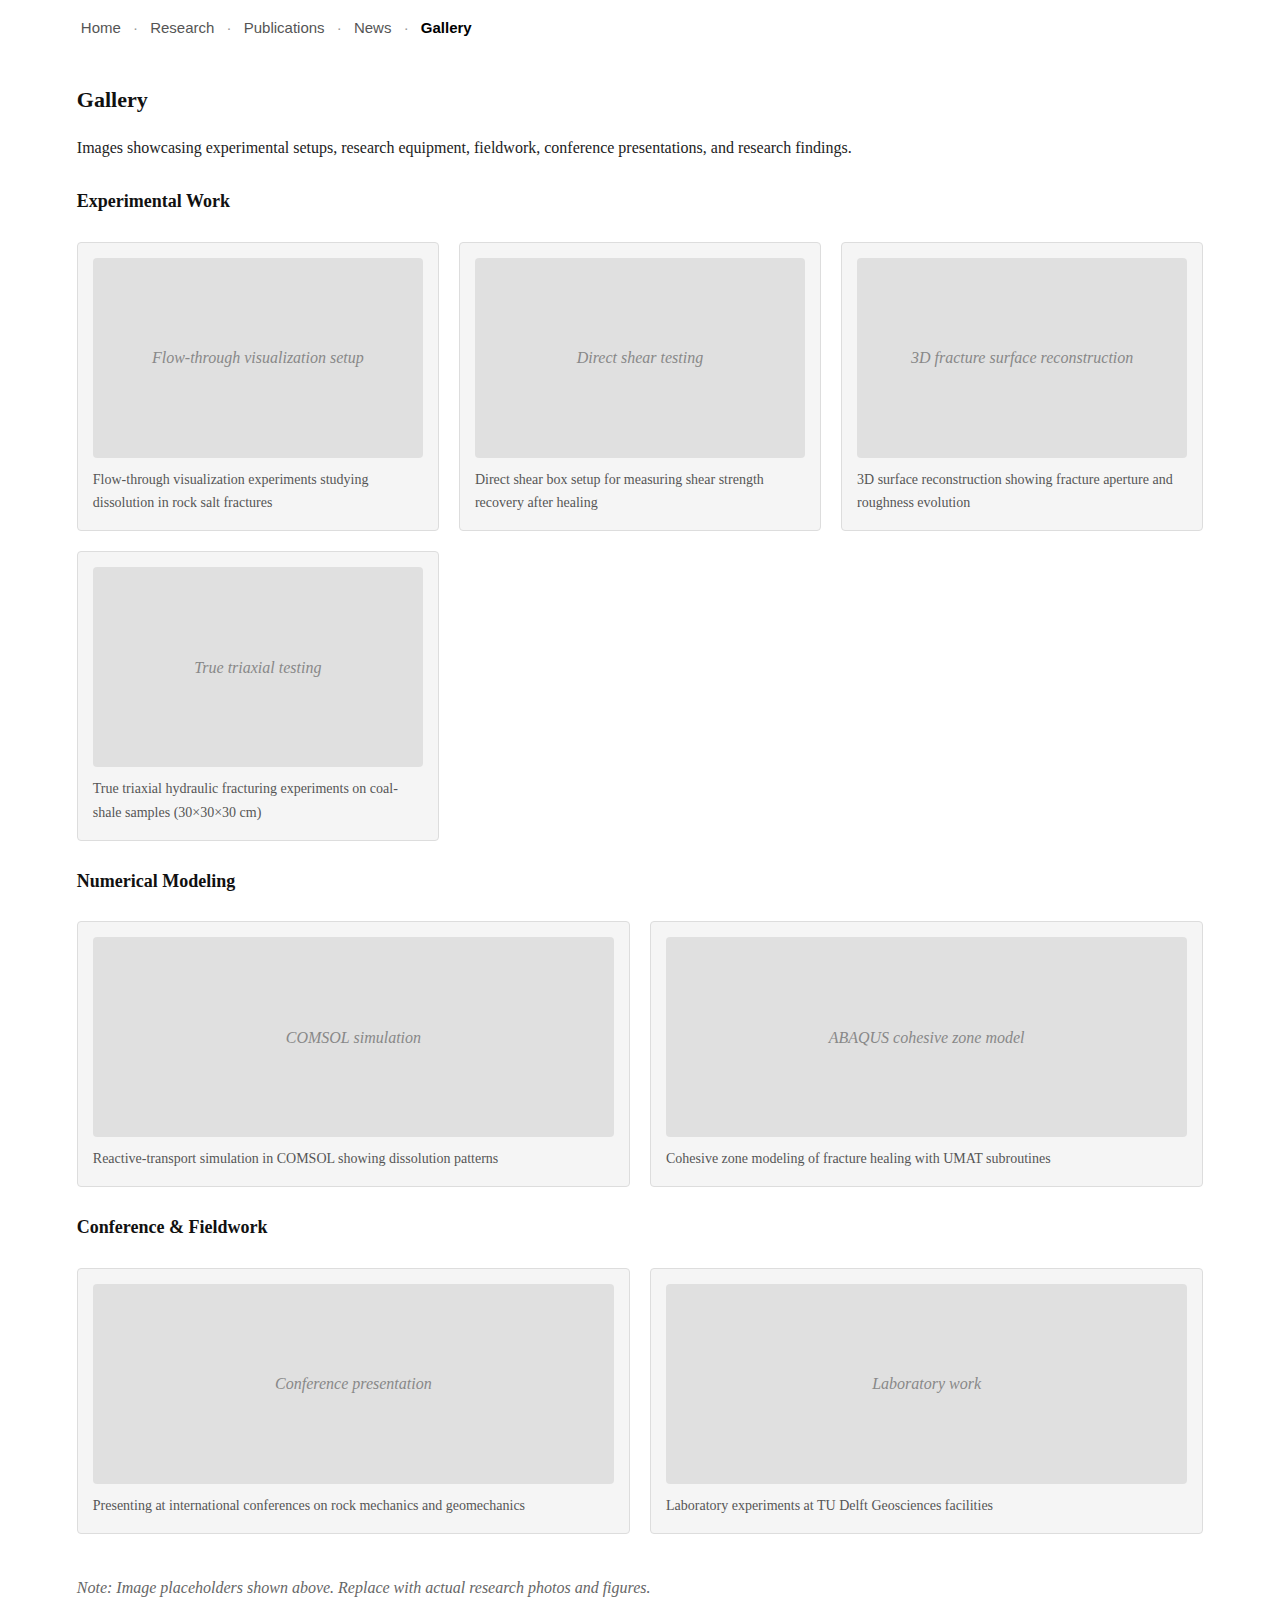
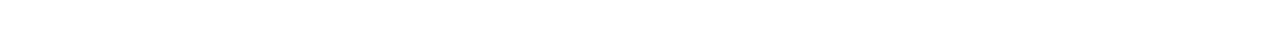
<file: gallery.html>
<!DOCTYPE html>
<html lang="en">
<head>
    <meta charset="UTF-8">
    <title>Gallery – Shihao Fu</title>
    <meta name="viewport" content="width=device-width, initial-scale=1.0">
    <style>
        body {
            font-family: "Georgia", "Times New Roman", serif;
            margin: 0;
            padding: 0 6%;
            line-height: 1.7;
            color: #222;
            background: #ffffff;
        }

        .top-nav {
            font-family: "Helvetica Neue", Arial, sans-serif;
            font-size: 15px;
            margin: 15px 0 30px;
            text-align: left;
        }

        .top-nav a {
            color: #555;
            text-decoration: none;
            margin: 0 4px;
        }

        .top-nav a:hover {
            text-decoration: underline;
        }

        .top-nav .current {
            font-weight: 700;
            color: #000;
        }

        .dot {
            color: #999;
            margin: 0 4px;
        }

        h1, h2, h3 {
            font-weight: 700;
            color: #111;
        }

        h2 {
            font-size: 22px;
            margin-top: 35px;
            margin-bottom: 15px;
        }

        h3 {
            font-size: 18px;
            margin-top: 25px;
            margin-bottom: 12px;
        }

        a {
            color: #0044cc;
        }

        a:hover {
            color: #002a80;
        }

        .section {
            margin-top: 40px;
            margin-bottom: 40px;
        }

        .gallery-grid {
            display: grid;
            grid-template-columns: repeat(auto-fit, minmax(280px, 1fr));
            grid-gap: 20px;
            margin-top: 25px;
        }

        .gallery-item {
            background: #f5f5f5;
            border: 1px solid #ddd;
            padding: 15px;
            border-radius: 4px;
        }

        .gallery-placeholder {
            width: 100%;
            height: 200px;
            background: #e0e0e0;
            display: flex;
            align-items: center;
            justify-content: center;
            color: #888;
            font-style: italic;
            border-radius: 4px;
        }

        .gallery-caption {
            margin-top: 10px;
            font-size: 14px;
            color: #555;
        }

        @media (max-width: 800px) {
            body {
                padding: 0 4%;
            }
            .gallery-grid {
                grid-template-columns: 1fr;
            }
        }
    </style>
</head>
<body>

    <!-- Navigation -->
    <div class="top-nav">
        <a href="index.html">Home</a>
        <span class="dot">·</span>
        <a href="research.html">Research</a>
        <span class="dot">·</span>
        <a href="publications.html">Publications</a>
        <span class="dot">·</span>
        <a href="news.html">News</a>
        <span class="dot">·</span>
        <a href="gallery.html" class="current">Gallery</a>
    </div>

    <div class="section">
        <h2>Gallery</h2>
        <p>
            Images showcasing experimental setups, research equipment, fieldwork, conference presentations, 
            and research findings.
        </p>

        <h3>Experimental Work</h3>
        <div class="gallery-grid">
            <div class="gallery-item">
                <div class="gallery-placeholder">Flow-through visualization setup</div>
                <div class="gallery-caption">
                    Flow-through visualization experiments studying dissolution in rock salt fractures
                </div>
            </div>
            <div class="gallery-item">
                <div class="gallery-placeholder">Direct shear testing</div>
                <div class="gallery-caption">
                    Direct shear box setup for measuring shear strength recovery after healing
                </div>
            </div>
            <div class="gallery-item">
                <div class="gallery-placeholder">3D fracture surface reconstruction</div>
                <div class="gallery-caption">
                    3D surface reconstruction showing fracture aperture and roughness evolution
                </div>
            </div>
            <div class="gallery-item">
                <div class="gallery-placeholder">True triaxial testing</div>
                <div class="gallery-caption">
                    True triaxial hydraulic fracturing experiments on coal-shale samples (30×30×30 cm)
                </div>
            </div>
        </div>

        <h3>Numerical Modeling</h3>
        <div class="gallery-grid">
            <div class="gallery-item">
                <div class="gallery-placeholder">COMSOL simulation</div>
                <div class="gallery-caption">
                    Reactive-transport simulation in COMSOL showing dissolution patterns
                </div>
            </div>
            <div class="gallery-item">
                <div class="gallery-placeholder">ABAQUS cohesive zone model</div>
                <div class="gallery-caption">
                    Cohesive zone modeling of fracture healing with UMAT subroutines
                </div>
            </div>
        </div>

        <h3>Conference & Fieldwork</h3>
        <div class="gallery-grid">
            <div class="gallery-item">
                <div class="gallery-placeholder">Conference presentation</div>
                <div class="gallery-caption">
                    Presenting at international conferences on rock mechanics and geomechanics
                </div>
            </div>
            <div class="gallery-item">
                <div class="gallery-placeholder">Laboratory work</div>
                <div class="gallery-caption">
                    Laboratory experiments at TU Delft Geosciences facilities
                </div>
            </div>
        </div>

        <p style="margin-top: 40px; color: #666; font-style: italic;">
            Note: Image placeholders shown above. Replace with actual research photos and figures.
        </p>

    </div>

</body>
</html>
</file>
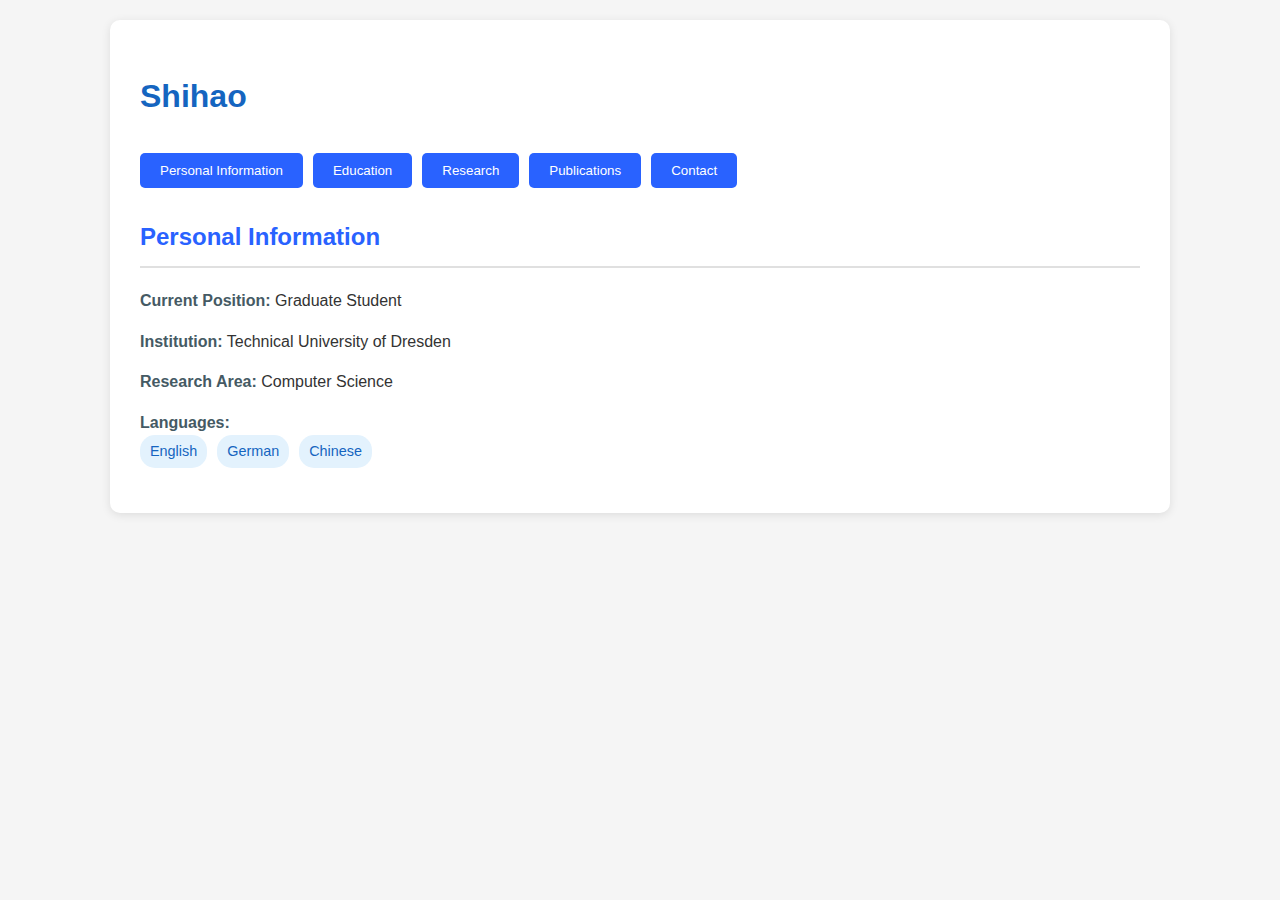
<file: indelx.html>
<!DOCTYPE html>
<html lang="en">
<head>
    <meta charset="UTF-8">
    <meta name="viewport" content="width=device-width, initial-scale=1.0">
    <title>Shihao - Personal Website</title>
    <style>
        body {
            font-family: -apple-system, BlinkMacSystemFont, 'Segoe UI', Roboto, Oxygen, Ubuntu, Cantarell, sans-serif;
            line-height: 1.6;
            margin: 0;
            padding: 20px;
            background: #f5f5f5;
            color: #333;
        }

        .container {
            max-width: 1000px;
            margin: 0 auto;
            background: white;
            padding: 30px;
            border-radius: 10px;
            box-shadow: 0 2px 10px rgba(0,0,0,0.1);
        }

        nav {
            margin-bottom: 30px;
            display: flex;
            gap: 10px;
            flex-wrap: wrap;
        }

        button {
            padding: 10px 20px;
            background: #2962ff;
            color: white;
            border: none;
            border-radius: 5px;
            cursor: pointer;
            transition: background 0.3s;
        }

        button:hover {
            background: #1565c0;
        }

        section {
            display: none;
            animation: fadeIn 0.5s;
        }

        section.active {
            display: block;
        }

        @keyframes fadeIn {
            from { opacity: 0; }
            to { opacity: 1; }
        }

        h1 {
            color: #1565c0;
            margin-bottom: 30px;
        }

        h2 {
            color: #2962ff;
            border-bottom: 2px solid #e0e0e0;
            padding-bottom: 10px;
        }

        .info-item {
            margin-bottom: 15px;
        }

        .info-item strong {
            color: #455a64;
        }

        .languages {
            display: flex;
            gap: 10px;
            flex-wrap: wrap;
        }

        .language-tag {
            background: #e3f2fd;
            padding: 5px 10px;
            border-radius: 15px;
            font-size: 0.9em;
            color: #1565c0;
        }
    </style>
</head>
<body>
    <div class="container">
        <h1>Shihao</h1>
        
        <nav>
            <button onclick="showSection('personal')">Personal Information</button>
            <button onclick="showSection('education')">Education</button>
            <button onclick="showSection('research')">Research</button>
            <button onclick="showSection('publications')">Publications</button>
            <button onclick="showSection('contact')">Contact</button>
        </nav>

        <section id="personal" class="active">
            <h2>Personal Information</h2>
            <div class="info-item">
                <strong>Current Position:</strong> Graduate Student
            </div>
            <div class="info-item">
                <strong>Institution:</strong> Technical University of Dresden
            </div>
            <div class="info-item">
                <strong>Research Area:</strong> Computer Science
            </div>
            <div class="info-item">
                <strong>Languages:</strong>
                <div class="languages">
                    <span class="language-tag">English</span>
                    <span class="language-tag">German</span>
                    <span class="language-tag">Chinese</span>
                </div>
            </div>
        </section>

        <section id="education">
            <h2>Education</h2>
            <h3>Technical University of Dresden</h3>
            <div class="info-item">
                <strong>Degree:</strong> Master in Computer Science
            </div>
            <div class="info-item">
                <strong>Period:</strong> 2022 - Present
            </div>
            <div class="info-item">
                <strong>Focus Areas:</strong> Machine Learning, Computer Vision
            </div>
        </section>

        <section id="research">
            <h2>Research</h2>
            <div class="info-item">
                <p>Add your research interests and projects here...</p>
            </div>
        </section>

        <section id="publications">
            <h2>Publications</h2>
            <div class="info-item">
                <p>Add your publications here...</p>
            </div>
        </section>

        <section id="contact">
            <h2>Contact</h2>
            <div class="info-item">
                <p>Add your contact information here...</p>
            </div>
        </section>
    </div>

    <script>
        function showSection(sectionId) {
            // Hide all sections
            document.querySelectorAll('section').forEach(section => {
                section.classList.remove('active');
            });
            
            // Show selected section
            document.getElementById(sectionId).classList.add('active');
        }
    </script>
</body>
</html>
</file>
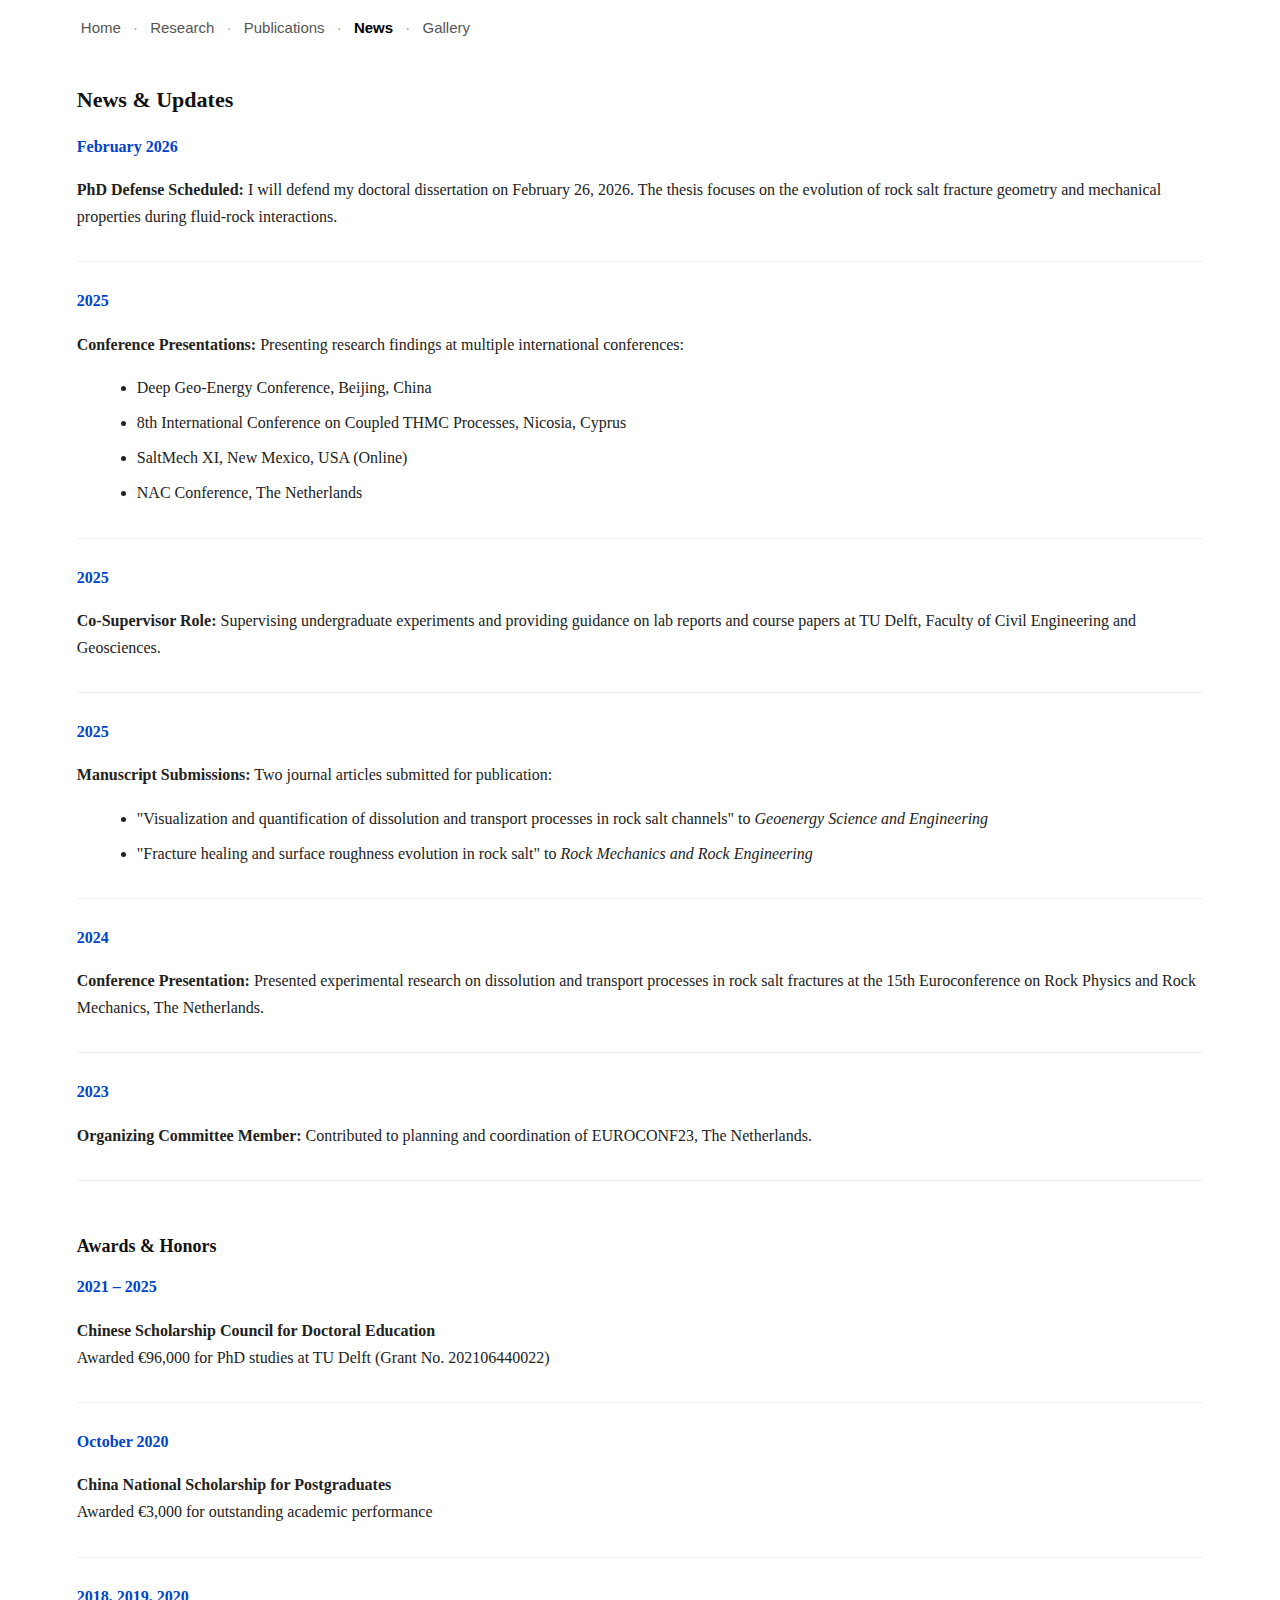
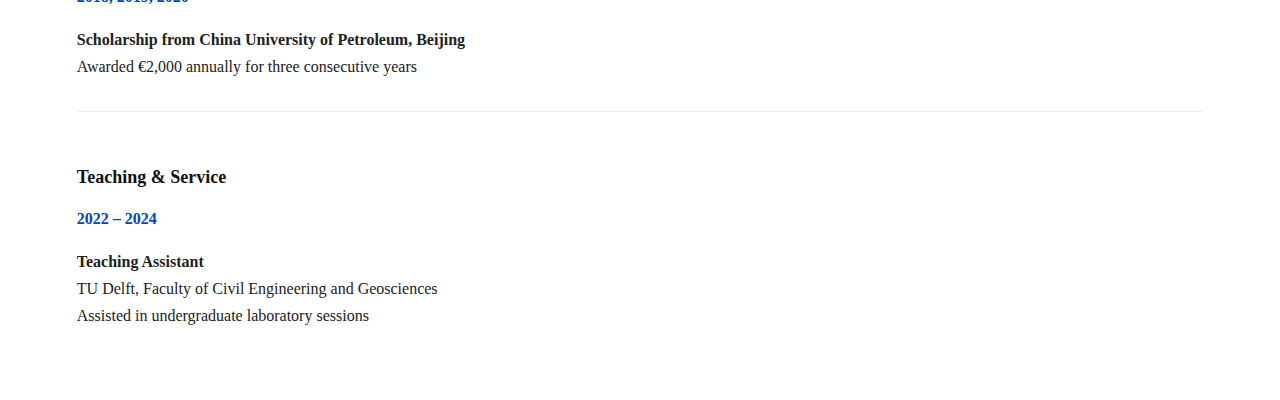
<file: news.html>
<!DOCTYPE html>
<html lang="en">
<head>
    <meta charset="UTF-8">
    <title>News – Shihao Fu</title>
    <meta name="viewport" content="width=device-width, initial-scale=1.0">
    <style>
        body {
            font-family: "Georgia", "Times New Roman", serif;
            margin: 0;
            padding: 0 6%;
            line-height: 1.7;
            color: #222;
            background: #ffffff;
        }

        .top-nav {
            font-family: "Helvetica Neue", Arial, sans-serif;
            font-size: 15px;
            margin: 15px 0 30px;
            text-align: left;
        }

        .top-nav a {
            color: #555;
            text-decoration: none;
            margin: 0 4px;
        }

        .top-nav a:hover {
            text-decoration: underline;
        }

        .top-nav .current {
            font-weight: 700;
            color: #000;
        }

        .dot {
            color: #999;
            margin: 0 4px;
        }

        h1, h2, h3 {
            font-weight: 700;
            color: #111;
        }

        h2 {
            font-size: 22px;
            margin-top: 35px;
            margin-bottom: 15px;
        }

        h3 {
            font-size: 18px;
            margin-top: 25px;
            margin-bottom: 12px;
        }

        a {
            color: #0044cc;
        }

        a:hover {
            color: #002a80;
        }

        .section {
            margin-top: 40px;
            margin-bottom: 40px;
        }

        .news-item {
            margin-bottom: 25px;
            padding-bottom: 15px;
            border-bottom: 1px solid #eee;
        }

        .news-item:last-child {
            border-bottom: none;
        }

        .news-date {
            font-weight: 700;
            color: #0044cc;
            margin-bottom: 5px;
        }

        ul {
            margin-left: 20px;
        }

        ul li {
            margin-bottom: 8px;
        }

        @media (max-width: 800px) {
            body {
                padding: 0 4%;
            }
        }
    </style>
</head>
<body>

    <!-- Navigation -->
    <div class="top-nav">
        <a href="index.html">Home</a>
        <span class="dot">·</span>
        <a href="research.html">Research</a>
        <span class="dot">·</span>
        <a href="publications.html">Publications</a>
        <span class="dot">·</span>
        <a href="news.html" class="current">News</a>
        <span class="dot">·</span>
        <a href="gallery.html">Gallery</a>
    </div>

    <div class="section">
        <h2>News & Updates</h2>

        <div class="news-item">
            <div class="news-date">February 2026</div>
            <p>
                <strong>PhD Defense Scheduled:</strong> I will defend my doctoral dissertation on February 26, 2026. 
                The thesis focuses on the evolution of rock salt fracture geometry and mechanical properties during 
                fluid-rock interactions.
            </p>
        </div>

        <div class="news-item">
            <div class="news-date">2025</div>
            <p>
                <strong>Conference Presentations:</strong> Presenting research findings at multiple international conferences:
            </p>
            <ul>
                <li>Deep Geo-Energy Conference, Beijing, China</li>
                <li>8th International Conference on Coupled THMC Processes, Nicosia, Cyprus</li>
                <li>SaltMech XI, New Mexico, USA (Online)</li>
                <li>NAC Conference, The Netherlands</li>
            </ul>
        </div>

        <div class="news-item">
            <div class="news-date">2025</div>
            <p>
                <strong>Co-Supervisor Role:</strong> Supervising undergraduate experiments and providing guidance on 
                lab reports and course papers at TU Delft, Faculty of Civil Engineering and Geosciences.
            </p>
        </div>

        <div class="news-item">
            <div class="news-date">2025</div>
            <p>
                <strong>Manuscript Submissions:</strong> Two journal articles submitted for publication:
            </p>
            <ul>
                <li>"Visualization and quantification of dissolution and transport processes in rock salt channels" 
                    to <em>Geoenergy Science and Engineering</em></li>
                <li>"Fracture healing and surface roughness evolution in rock salt" to 
                    <em>Rock Mechanics and Rock Engineering</em></li>
            </ul>
        </div>

        <div class="news-item">
            <div class="news-date">2024</div>
            <p>
                <strong>Conference Presentation:</strong> Presented experimental research on dissolution and transport 
                processes in rock salt fractures at the 15th Euroconference on Rock Physics and Rock Mechanics, 
                The Netherlands.
            </p>
        </div>

        <div class="news-item">
            <div class="news-date">2023</div>
            <p>
                <strong>Organizing Committee Member:</strong> Contributed to planning and coordination of EUROCONF23, 
                The Netherlands.
            </p>
        </div>

        <h3 style="margin-top: 50px;">Awards & Honors</h3>

        <div class="news-item">
            <div class="news-date">2021 – 2025</div>
            <p>
                <strong>Chinese Scholarship Council for Doctoral Education</strong><br>
                Awarded €96,000 for PhD studies at TU Delft (Grant No. 202106440022)
            </p>
        </div>

        <div class="news-item">
            <div class="news-date">October 2020</div>
            <p>
                <strong>China National Scholarship for Postgraduates</strong><br>
                Awarded €3,000 for outstanding academic performance
            </p>
        </div>

        <div class="news-item">
            <div class="news-date">2018, 2019, 2020</div>
            <p>
                <strong>Scholarship from China University of Petroleum, Beijing</strong><br>
                Awarded €2,000 annually for three consecutive years
            </p>
        </div>

        <h3 style="margin-top: 50px;">Teaching & Service</h3>

        <div class="news-item">
            <div class="news-date">2022 – 2024</div>
            <p>
                <strong>Teaching Assistant</strong><br>
                TU Delft, Faculty of Civil Engineering and Geosciences<br>
                Assisted in undergraduate laboratory sessions
            </p>
        </div>

    </div>

</body>
</html>
</file>
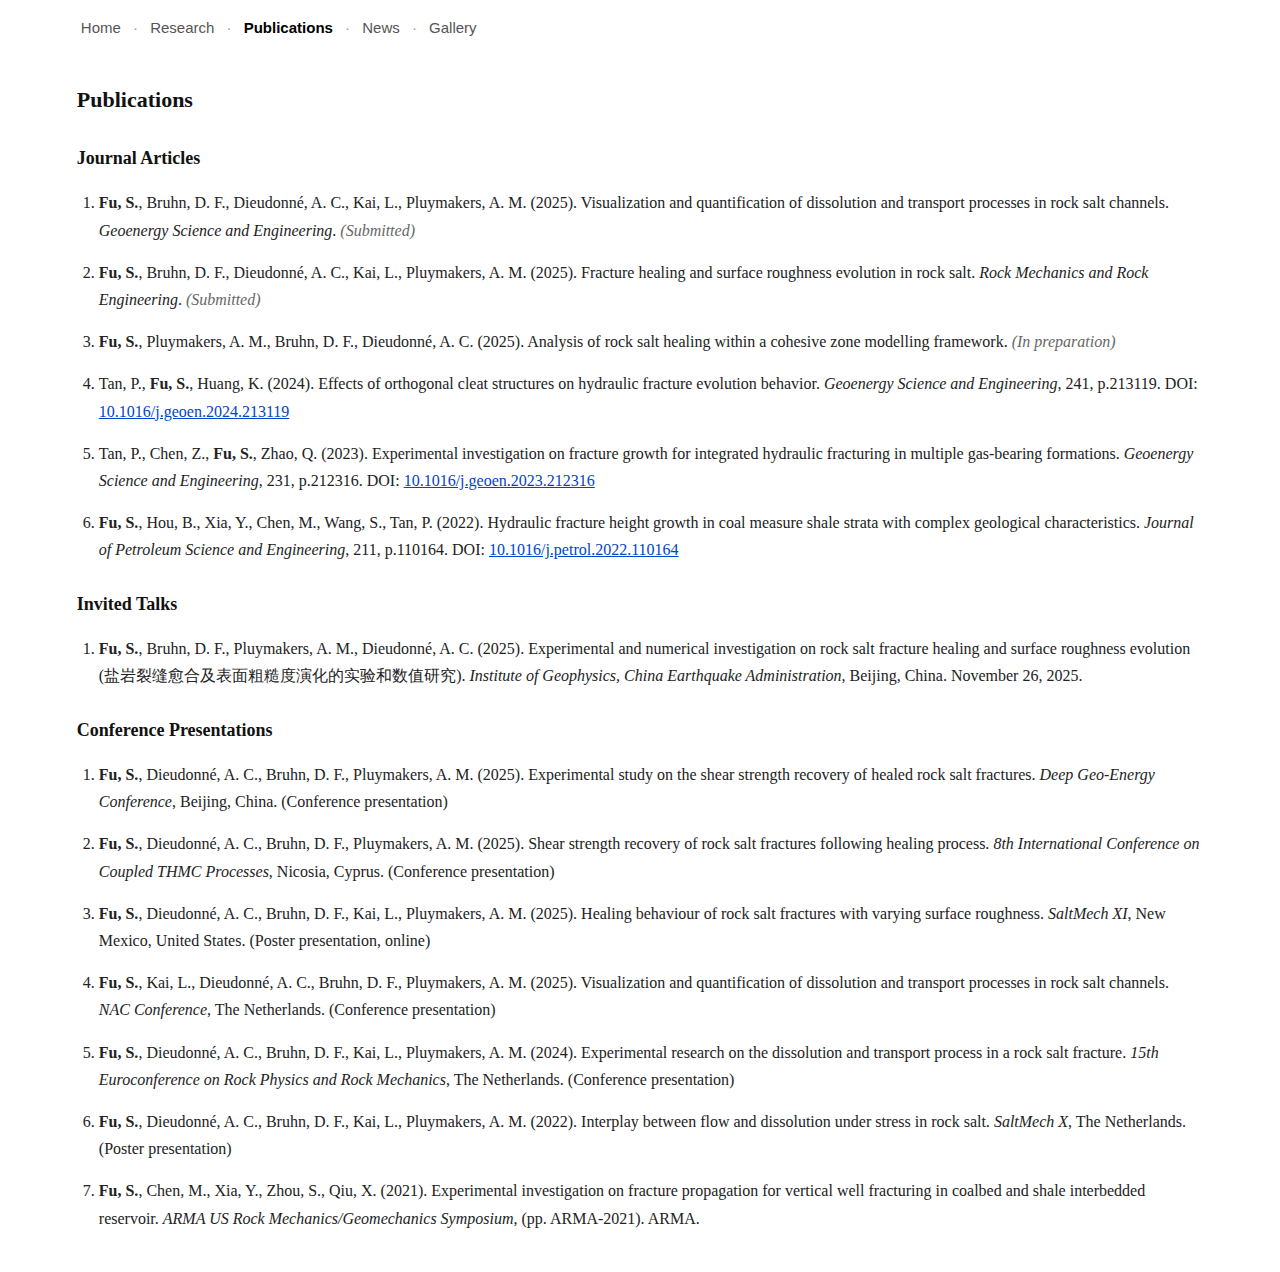
<file: publications.html>
<!DOCTYPE html>
<html lang="en">
<head>
    <meta charset="UTF-8">
    <title>Publications – Shihao Fu</title>
    <meta name="viewport" content="width=device-width, initial-scale=1.0">
    <style>
        body {
            font-family: "Georgia", "Times New Roman", serif;
            margin: 0;
            padding: 0 6%;
            line-height: 1.7;
            color: #222;
            background: #ffffff;
        }

        .top-nav {
            font-family: "Helvetica Neue", Arial, sans-serif;
            font-size: 15px;
            margin: 15px 0 30px;
            text-align: left;
        }

        .top-nav a {
            color: #555;
            text-decoration: none;
            margin: 0 4px;
        }

        .top-nav a:hover {
            text-decoration: underline;
        }

        .top-nav .current {
            font-weight: 700;
            color: #000;
        }

        .dot {
            color: #999;
            margin: 0 4px;
        }

        h1, h2, h3 {
            font-weight: 700;
            color: #111;
        }

        h2 {
            font-size: 22px;
            margin-top: 35px;
            margin-bottom: 15px;
        }

        h3 {
            font-size: 18px;
            margin-top: 25px;
            margin-bottom: 12px;
        }

        a {
            color: #0044cc;
        }

        a:hover {
            color: #002a80;
        }

        .pub-list {
            list-style: decimal;
            padding-left: 22px;
        }

        .pub-list li {
            margin-bottom: 15px;
        }

        .section {
            margin-top: 40px;
            margin-bottom: 40px;
        }

        .status {
            color: #666;
            font-style: italic;
        }

        @media (max-width: 800px) {
            body {
                padding: 0 4%;
            }
        }
    </style>
</head>
<body>

    <!-- Navigation -->
    <div class="top-nav">
        <a href="index.html">Home</a>
        <span class="dot">·</span>
        <a href="research.html">Research</a>
        <span class="dot">·</span>
        <a href="publications.html" class="current">Publications</a>
        <span class="dot">·</span>
        <a href="news.html">News</a>
        <span class="dot">·</span>
        <a href="gallery.html">Gallery</a>
    </div>

    <div class="section">
        <h2>Publications</h2>

        <h3>Journal Articles</h3>
        <ol class="pub-list">
            <li>
                <strong>Fu, S.</strong>, Bruhn, D. F., Dieudonné, A. C., Kai, L., Pluymakers, A. M. (2025). 
                Visualization and quantification of dissolution and transport processes in rock salt channels. 
                <em>Geoenergy Science and Engineering</em>. 
                <span class="status">(Submitted)</span>
            </li>
            <li>
                <strong>Fu, S.</strong>, Bruhn, D. F., Dieudonné, A. C., Kai, L., Pluymakers, A. M. (2025). 
                Fracture healing and surface roughness evolution in rock salt. 
                <em>Rock Mechanics and Rock Engineering</em>. 
                <span class="status">(Submitted)</span>
            </li>
            <li>
                <strong>Fu, S.</strong>, Pluymakers, A. M., Bruhn, D. F., Dieudonné, A. C. (2025). 
                Analysis of rock salt healing within a cohesive zone modelling framework. 
                <span class="status">(In preparation)</span>
            </li>
            <li>
                Tan, P., <strong>Fu, S.</strong>, Huang, K. (2024). 
                Effects of orthogonal cleat structures on hydraulic fracture evolution behavior. 
                <em>Geoenergy Science and Engineering</em>, 241, p.213119.
                DOI: <a href="https://doi.org/10.1016/j.geoen.2024.213119" target="_blank">10.1016/j.geoen.2024.213119</a>
            </li>
            <li>
                Tan, P., Chen, Z., <strong>Fu, S.</strong>, Zhao, Q. (2023). 
                Experimental investigation on fracture growth for integrated hydraulic fracturing in multiple gas-bearing formations. 
                <em>Geoenergy Science and Engineering</em>, 231, p.212316.
                DOI: <a href="https://doi.org/10.1016/j.geoen.2023.212316" target="_blank">10.1016/j.geoen.2023.212316</a>
            </li>
            <li>
                <strong>Fu, S.</strong>, Hou, B., Xia, Y., Chen, M., Wang, S., Tan, P. (2022). 
                Hydraulic fracture height growth in coal measure shale strata with complex geological characteristics. 
                <em>Journal of Petroleum Science and Engineering</em>, 211, p.110164.
                DOI: <a href="https://doi.org/10.1016/j.petrol.2022.110164" target="_blank">10.1016/j.petrol.2022.110164</a>
            </li>
        </ol>

        <h3>Invited Talks</h3>
        <ol class="pub-list">
            <li>
                <strong>Fu, S.</strong>, Bruhn, D. F., Pluymakers, A. M., Dieudonné, A. C. (2025). 
                Experimental and numerical investigation on rock salt fracture healing and surface roughness evolution 
                (盐岩裂缝愈合及表面粗糙度演化的实验和数值研究). 
                <em>Institute of Geophysics, China Earthquake Administration</em>, Beijing, China. November 26, 2025.
            </li>
        </ol>

        <h3>Conference Presentations</h3>
        <ol class="pub-list">
            <li>
                <strong>Fu, S.</strong>, Dieudonné, A. C., Bruhn, D. F., Pluymakers, A. M. (2025). 
                Experimental study on the shear strength recovery of healed rock salt fractures. 
                <em>Deep Geo-Energy Conference</em>, Beijing, China. (Conference presentation)
            </li>
            <li>
                <strong>Fu, S.</strong>, Dieudonné, A. C., Bruhn, D. F., Pluymakers, A. M. (2025). 
                Shear strength recovery of rock salt fractures following healing process. 
                <em>8th International Conference on Coupled THMC Processes</em>, Nicosia, Cyprus. (Conference presentation)
            </li>
            <li>
                <strong>Fu, S.</strong>, Dieudonné, A. C., Bruhn, D. F., Kai, L., Pluymakers, A. M. (2025). 
                Healing behaviour of rock salt fractures with varying surface roughness. 
                <em>SaltMech XI</em>, New Mexico, United States. (Poster presentation, online)
            </li>
            <li>
                <strong>Fu, S.</strong>, Kai, L., Dieudonné, A. C., Bruhn, D. F., Pluymakers, A. M. (2025). 
                Visualization and quantification of dissolution and transport processes in rock salt channels. 
                <em>NAC Conference</em>, The Netherlands. (Conference presentation)
            </li>
            <li>
                <strong>Fu, S.</strong>, Dieudonné, A. C., Bruhn, D. F., Kai, L., Pluymakers, A. M. (2024). 
                Experimental research on the dissolution and transport process in a rock salt fracture. 
                <em>15th Euroconference on Rock Physics and Rock Mechanics</em>, The Netherlands. (Conference presentation)
            </li>
            <li>
                <strong>Fu, S.</strong>, Dieudonné, A. C., Bruhn, D. F., Kai, L., Pluymakers, A. M. (2022). 
                Interplay between flow and dissolution under stress in rock salt. 
                <em>SaltMech X</em>, The Netherlands. (Poster presentation)
            </li>
            <li>
                <strong>Fu, S.</strong>, Chen, M., Xia, Y., Zhou, S., Qiu, X. (2021). 
                Experimental investigation on fracture propagation for vertical well fracturing in coalbed and shale interbedded reservoir. 
                <em>ARMA US Rock Mechanics/Geomechanics Symposium</em>, (pp. ARMA-2021). ARMA.
            </li>
        </ol>

    </div>

</body>
</html>
</file>
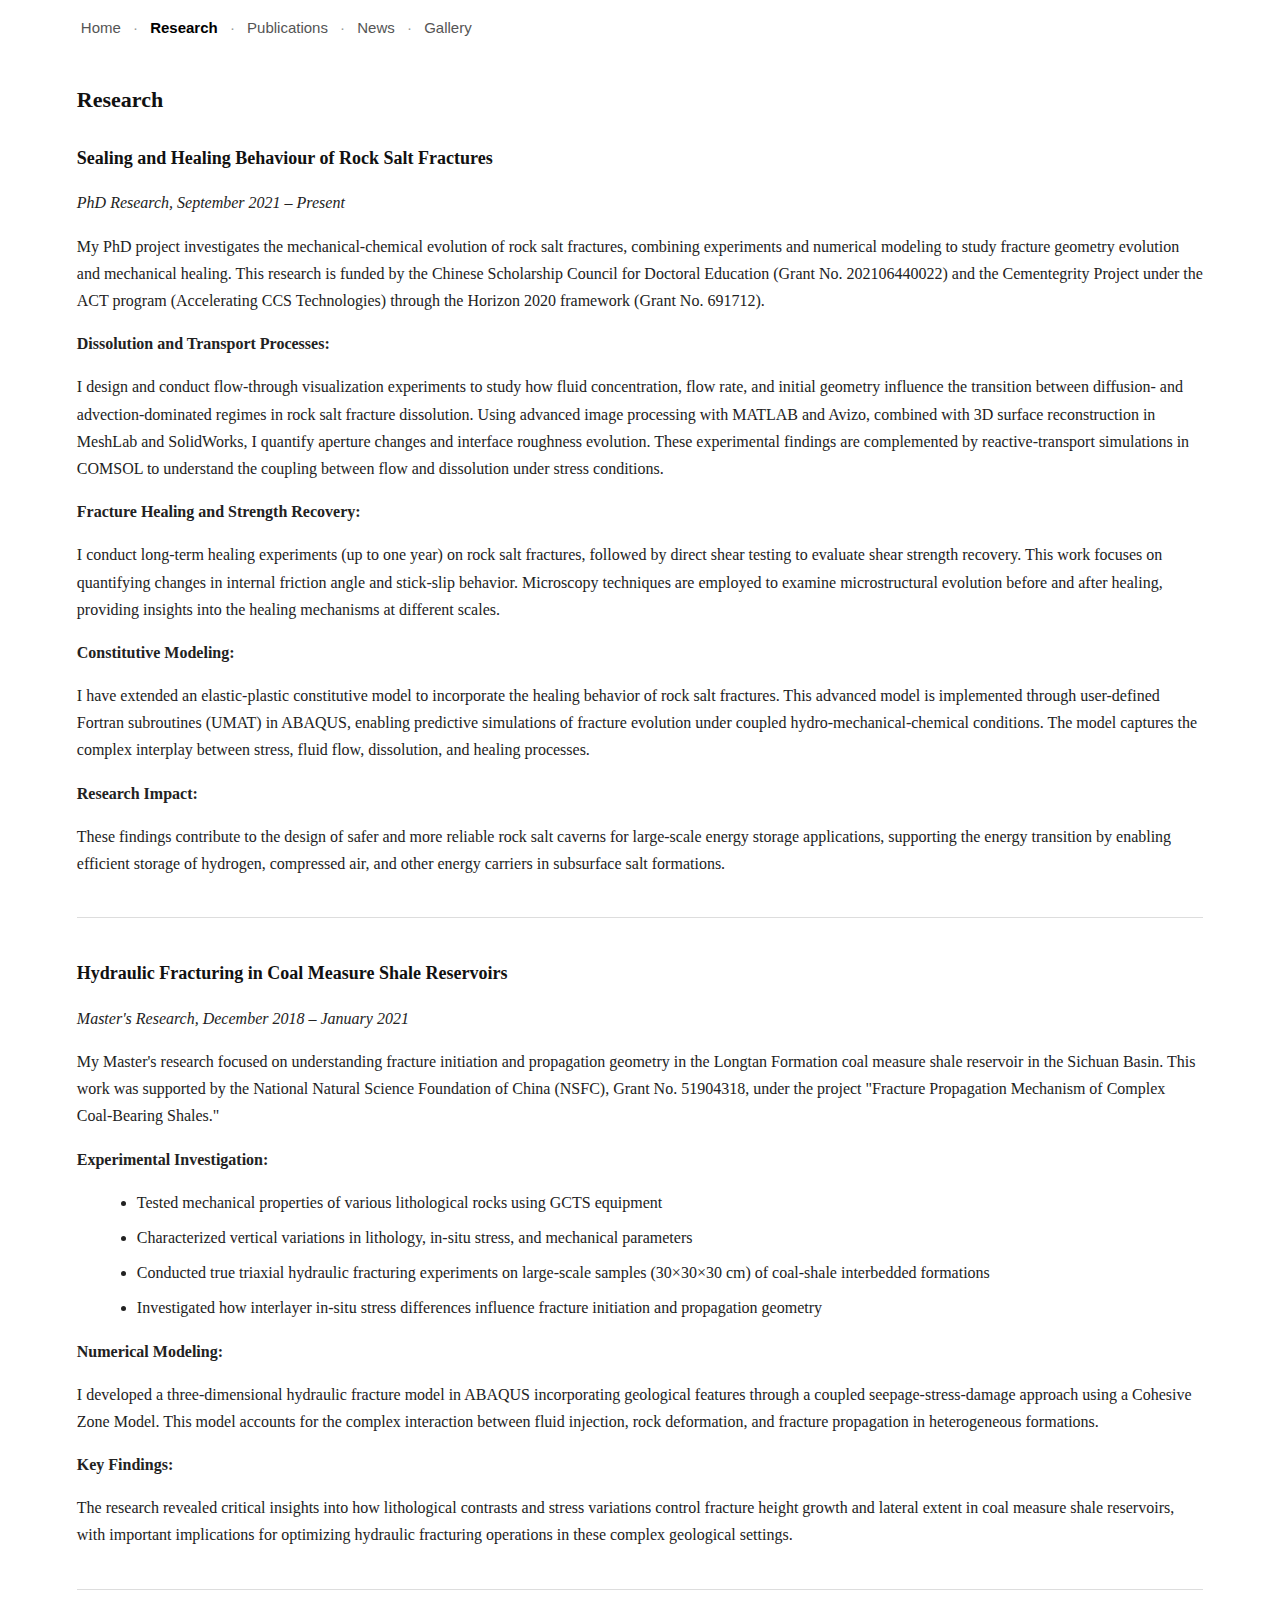
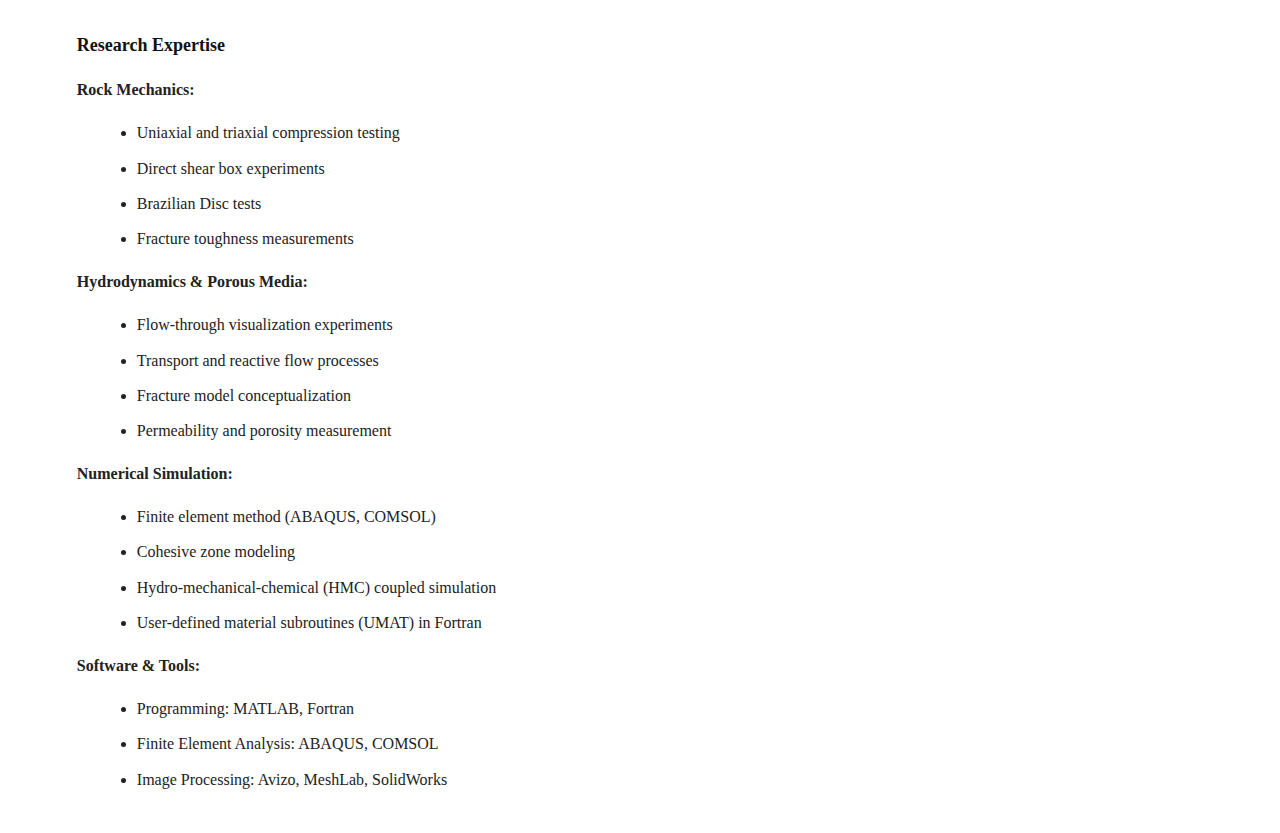
<file: research.html>
<!DOCTYPE html>
<html lang="en">
<head>
    <meta charset="UTF-8">
    <title>Research – Shihao Fu</title>
    <meta name="viewport" content="width=device-width, initial-scale=1.0">
    <style>
        body {
            font-family: "Georgia", "Times New Roman", serif;
            margin: 0;
            padding: 0 6%;
            line-height: 1.7;
            color: #222;
            background: #ffffff;
        }

        .top-nav {
            font-family: "Helvetica Neue", Arial, sans-serif;
            font-size: 15px;
            margin: 15px 0 30px;
            text-align: left;
        }

        .top-nav a {
            color: #555;
            text-decoration: none;
            margin: 0 4px;
        }

        .top-nav a:hover {
            text-decoration: underline;
        }

        .top-nav .current {
            font-weight: 700;
            color: #000;
        }

        .dot {
            color: #999;
            margin: 0 4px;
        }

        h1, h2, h3 {
            font-weight: 700;
            color: #111;
        }

        h2 {
            font-size: 22px;
            margin-top: 35px;
            margin-bottom: 15px;
        }

        h3 {
            font-size: 18px;
            margin-top: 25px;
            margin-bottom: 12px;
        }

        a {
            color: #0044cc;
        }

        a:hover {
            color: #002a80;
        }

        .section {
            margin-top: 40px;
            margin-bottom: 40px;
        }

        ul {
            margin-left: 20px;
        }

        ul li {
            margin-bottom: 8px;
        }

        @media (max-width: 800px) {
            body {
                padding: 0 4%;
            }
        }
    </style>
</head>
<body>

    <!-- Navigation -->
    <div class="top-nav">
        <a href="index.html">Home</a>
        <span class="dot">·</span>
        <a href="research.html" class="current">Research</a>
        <span class="dot">·</span>
        <a href="publications.html">Publications</a>
        <span class="dot">·</span>
        <a href="news.html">News</a>
        <span class="dot">·</span>
        <a href="gallery.html">Gallery</a>
    </div>

    <div class="section">
        <h2>Research</h2>

        <h3>Sealing and Healing Behaviour of Rock Salt Fractures</h3>
        <p><em>PhD Research, September 2021 – Present</em></p>
        
        <p>
            My PhD project investigates the mechanical-chemical evolution of rock salt fractures, combining experiments and 
            numerical modeling to study fracture geometry evolution and mechanical healing. This research is funded by the 
            Chinese Scholarship Council for Doctoral Education (Grant No. 202106440022) and the Cementegrity Project under 
            the ACT program (Accelerating CCS Technologies) through the Horizon 2020 framework (Grant No. 691712).
        </p>

        <p><strong>Dissolution and Transport Processes:</strong></p>
        <p>
            I design and conduct flow-through visualization experiments to study how fluid concentration, flow rate, and 
            initial geometry influence the transition between diffusion- and advection-dominated regimes in rock salt fracture 
            dissolution. Using advanced image processing with MATLAB and Avizo, combined with 3D surface reconstruction in 
            MeshLab and SolidWorks, I quantify aperture changes and interface roughness evolution. These experimental findings 
            are complemented by reactive-transport simulations in COMSOL to understand the coupling between flow and dissolution 
            under stress conditions.
        </p>

        <p><strong>Fracture Healing and Strength Recovery:</strong></p>
        <p>
            I conduct long-term healing experiments (up to one year) on rock salt fractures, followed by direct shear testing 
            to evaluate shear strength recovery. This work focuses on quantifying changes in internal friction angle and 
            stick-slip behavior. Microscopy techniques are employed to examine microstructural evolution before and after healing, 
            providing insights into the healing mechanisms at different scales.
        </p>

        <p><strong>Constitutive Modeling:</strong></p>
        <p>
            I have extended an elastic-plastic constitutive model to incorporate the healing behavior of rock salt fractures. 
            This advanced model is implemented through user-defined Fortran subroutines (UMAT) in ABAQUS, enabling predictive 
            simulations of fracture evolution under coupled hydro-mechanical-chemical conditions. The model captures the complex 
            interplay between stress, fluid flow, dissolution, and healing processes.
        </p>

        <p><strong>Research Impact:</strong></p>
        <p>
            These findings contribute to the design of safer and more reliable rock salt caverns for large-scale energy storage 
            applications, supporting the energy transition by enabling efficient storage of hydrogen, compressed air, and other 
            energy carriers in subsurface salt formations.
        </p>

        <hr style="border: none; border-top: 1px solid #ddd; margin: 40px 0;">

        <h3>Hydraulic Fracturing in Coal Measure Shale Reservoirs</h3>
        <p><em>Master's Research, December 2018 – January 2021</em></p>
        
        <p>
            My Master's research focused on understanding fracture initiation and propagation geometry in the Longtan Formation 
            coal measure shale reservoir in the Sichuan Basin. This work was supported by the National Natural Science Foundation 
            of China (NSFC), Grant No. 51904318, under the project "Fracture Propagation Mechanism of Complex Coal-Bearing Shales."
        </p>

        <p><strong>Experimental Investigation:</strong></p>
        <ul>
            <li>Tested mechanical properties of various lithological rocks using GCTS equipment</li>
            <li>Characterized vertical variations in lithology, in-situ stress, and mechanical parameters</li>
            <li>Conducted true triaxial hydraulic fracturing experiments on large-scale samples (30×30×30 cm) of coal-shale interbedded formations</li>
            <li>Investigated how interlayer in-situ stress differences influence fracture initiation and propagation geometry</li>
        </ul>

        <p><strong>Numerical Modeling:</strong></p>
        <p>
            I developed a three-dimensional hydraulic fracture model in ABAQUS incorporating geological features through a 
            coupled seepage-stress-damage approach using a Cohesive Zone Model. This model accounts for the complex interaction 
            between fluid injection, rock deformation, and fracture propagation in heterogeneous formations.
        </p>

        <p><strong>Key Findings:</strong></p>
        <p>
            The research revealed critical insights into how lithological contrasts and stress variations control fracture 
            height growth and lateral extent in coal measure shale reservoirs, with important implications for optimizing 
            hydraulic fracturing operations in these complex geological settings.
        </p>

        <hr style="border: none; border-top: 1px solid #ddd; margin: 40px 0;">

        <h3>Research Expertise</h3>
        
        <p><strong>Rock Mechanics:</strong></p>
        <ul>
            <li>Uniaxial and triaxial compression testing</li>
            <li>Direct shear box experiments</li>
            <li>Brazilian Disc tests</li>
            <li>Fracture toughness measurements</li>
        </ul>

        <p><strong>Hydrodynamics & Porous Media:</strong></p>
        <ul>
            <li>Flow-through visualization experiments</li>
            <li>Transport and reactive flow processes</li>
            <li>Fracture model conceptualization</li>
            <li>Permeability and porosity measurement</li>
        </ul>

        <p><strong>Numerical Simulation:</strong></p>
        <ul>
            <li>Finite element method (ABAQUS, COMSOL)</li>
            <li>Cohesive zone modeling</li>
            <li>Hydro-mechanical-chemical (HMC) coupled simulation</li>
            <li>User-defined material subroutines (UMAT) in Fortran</li>
        </ul>

        <p><strong>Software & Tools:</strong></p>
        <ul>
            <li>Programming: MATLAB, Fortran</li>
            <li>Finite Element Analysis: ABAQUS, COMSOL</li>
            <li>Image Processing: Avizo, MeshLab, SolidWorks</li>
        </ul>

    </div>

</body>
</html>
</file>
